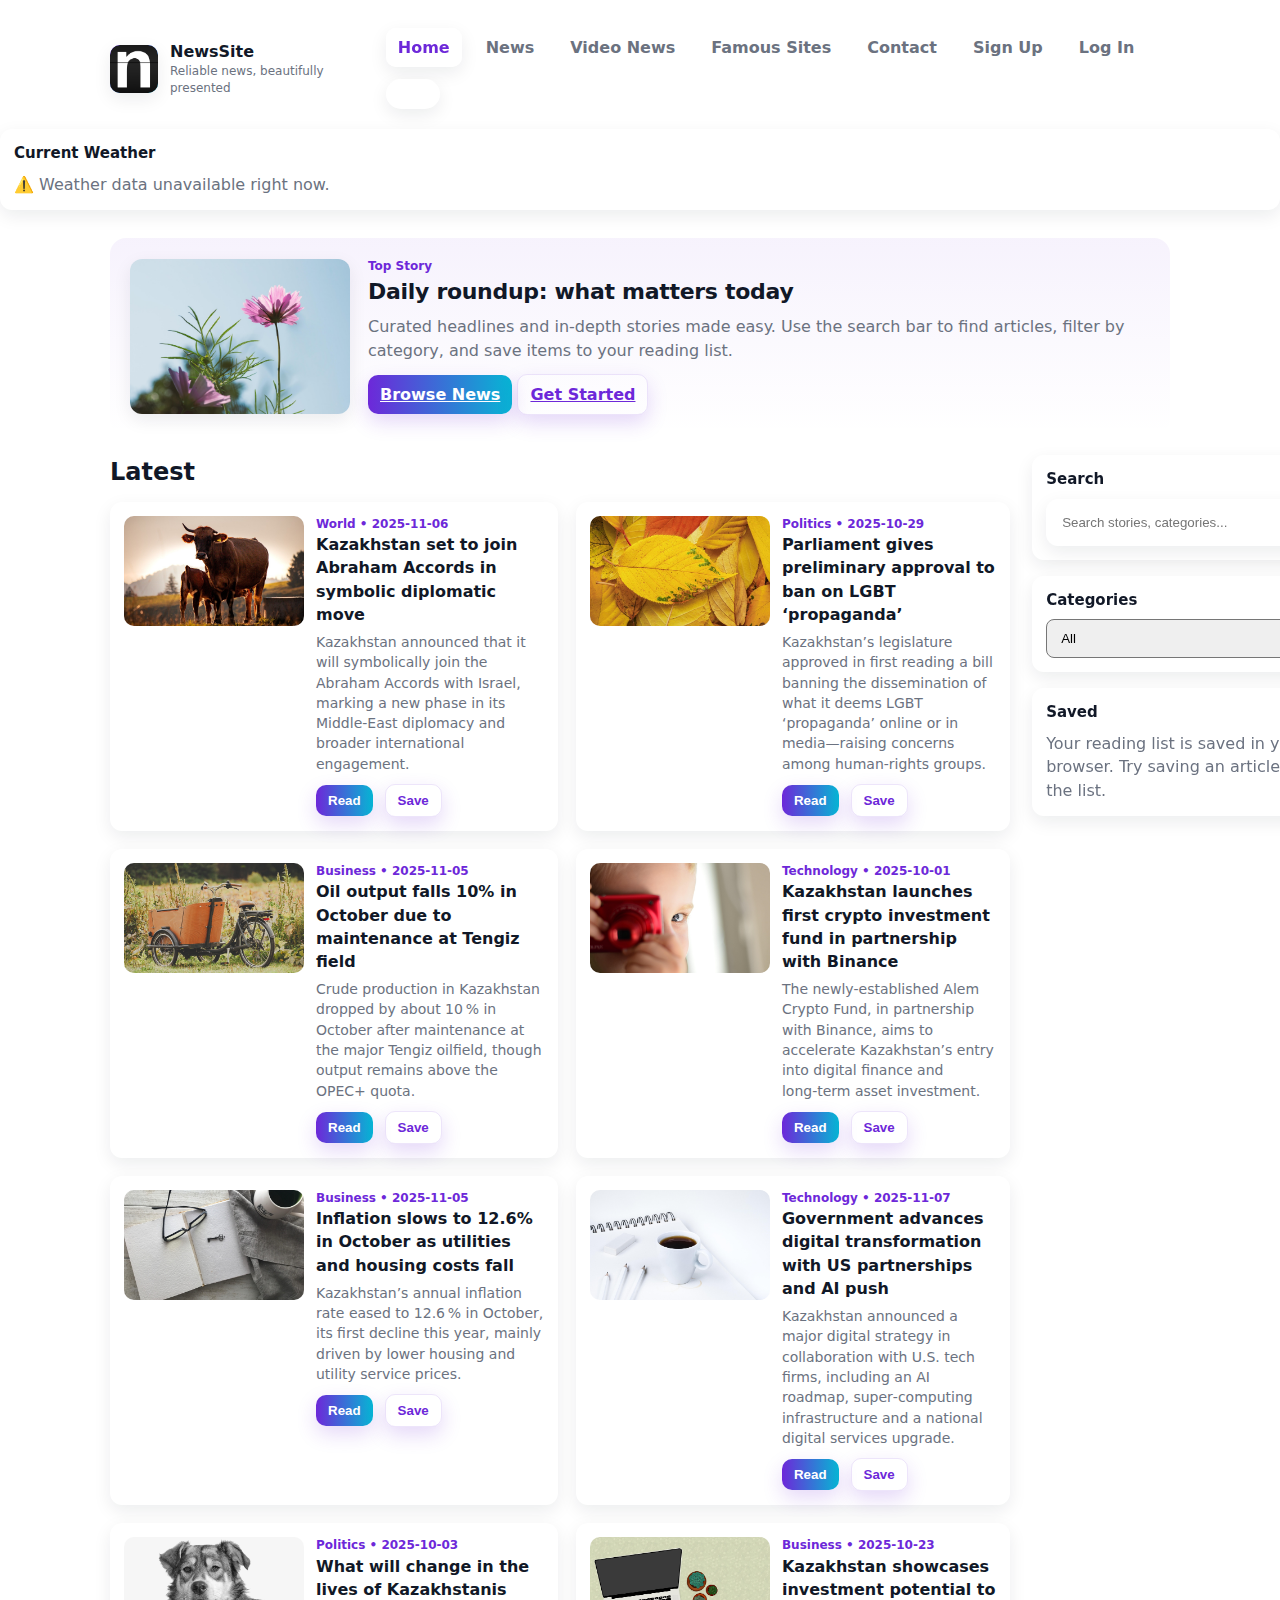
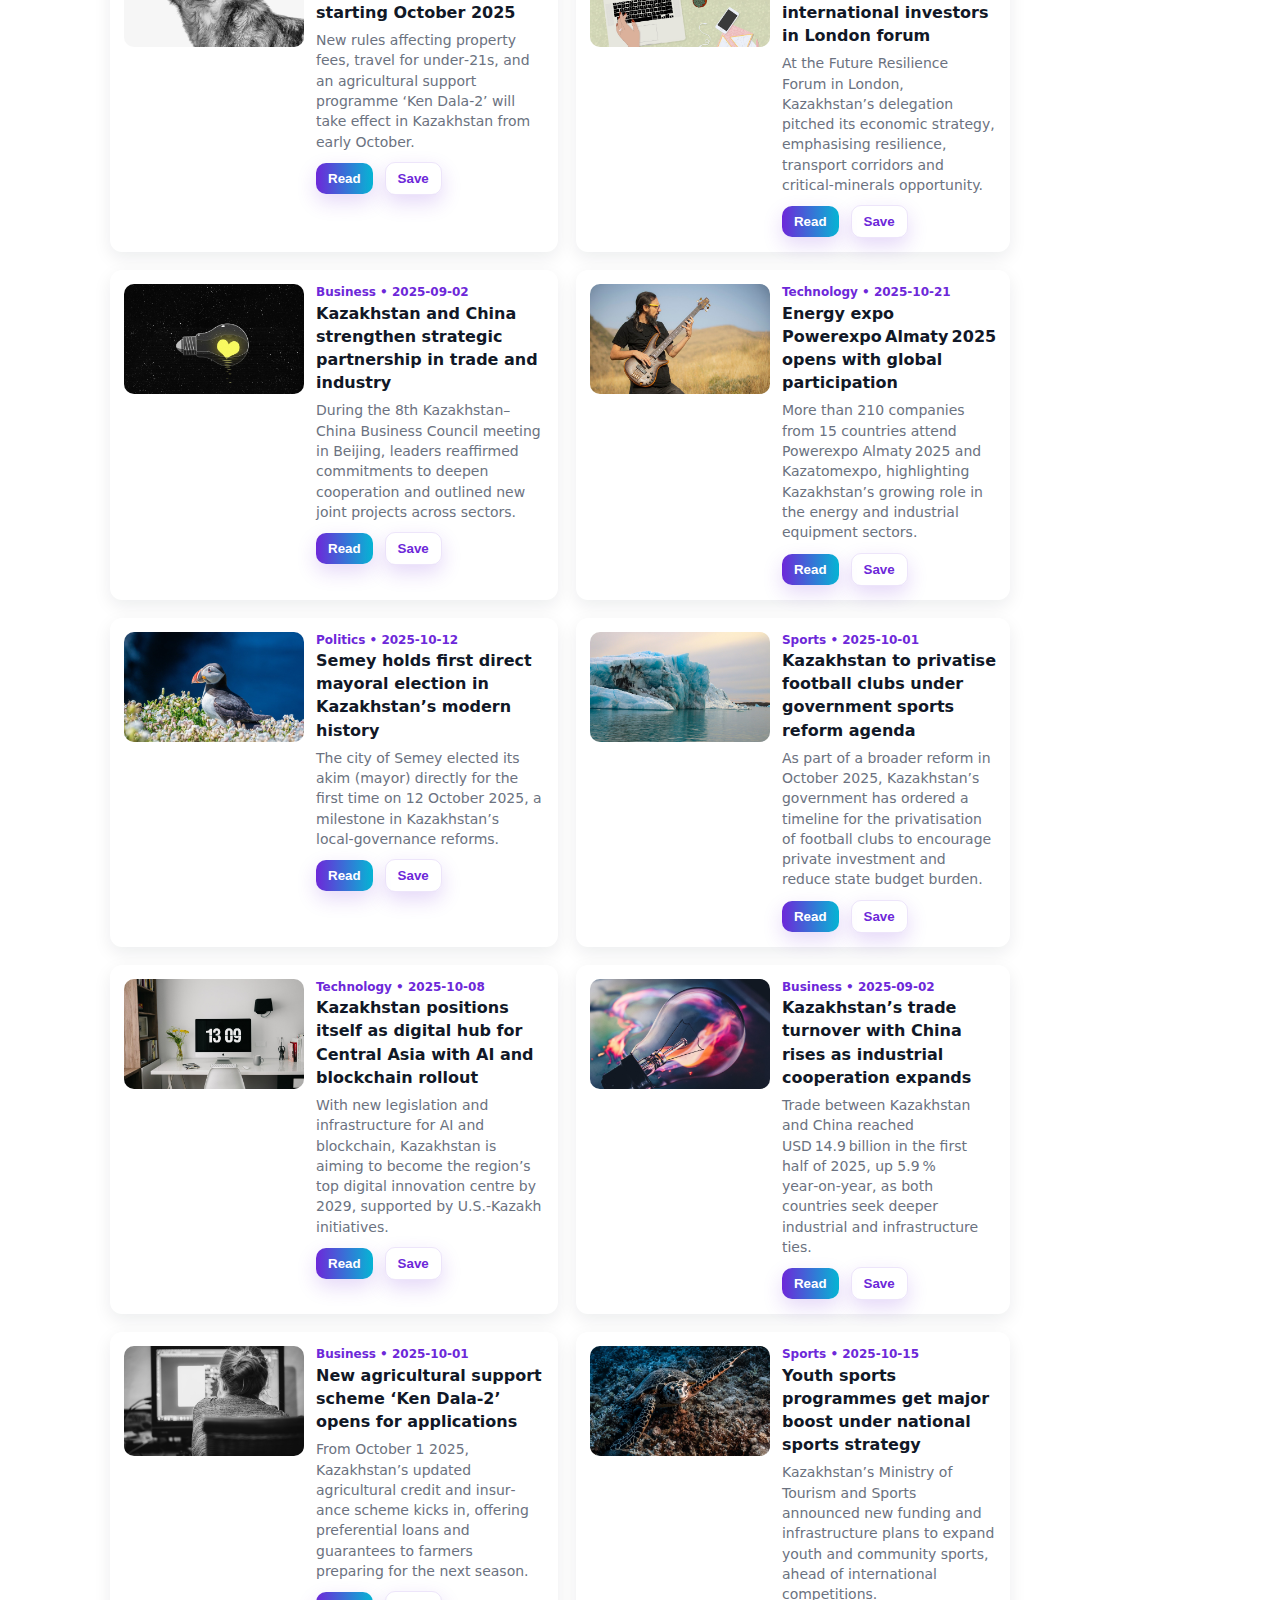
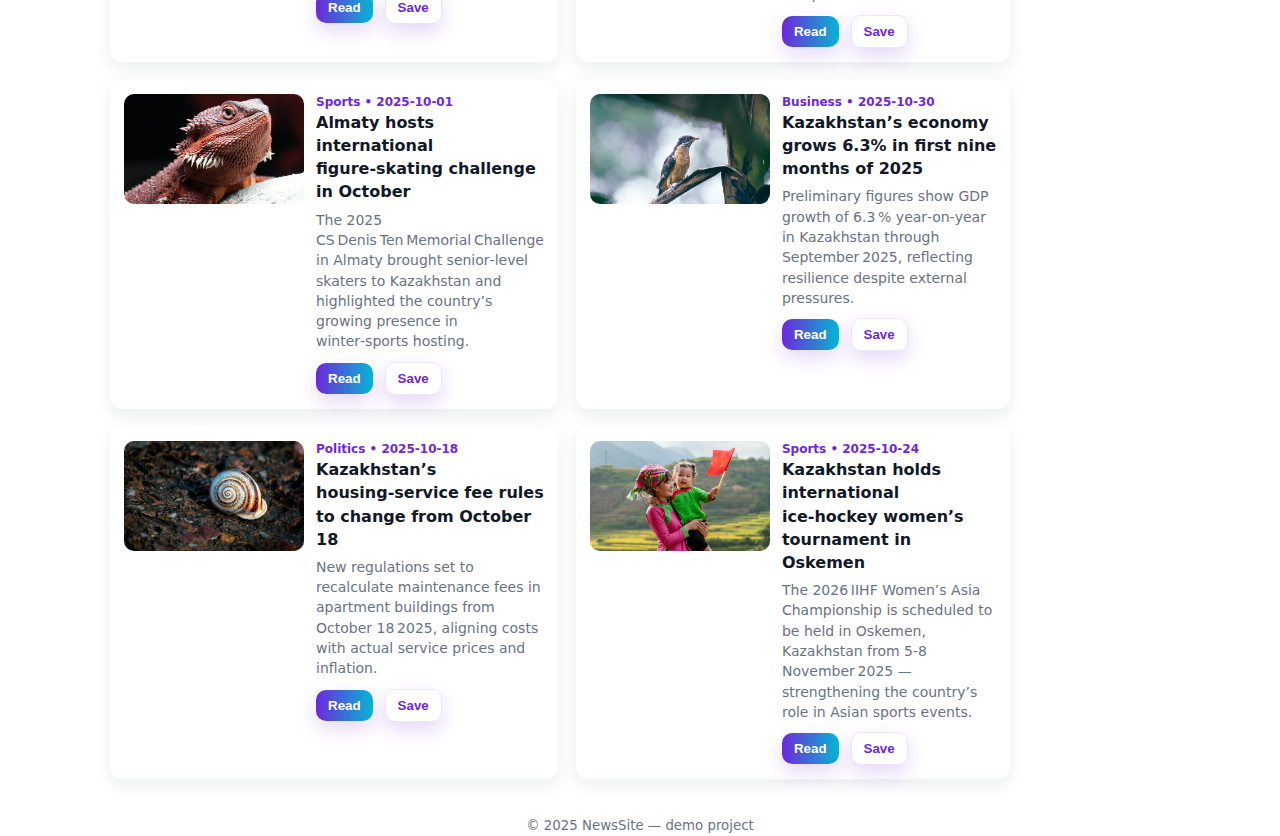
<file: index.html>
<!doctype html>
<html lang="en">
<head>
<meta charset="utf-8">
<meta name="viewport" content="width=device-width,initial-scale=1">
<title>NewsSite — Home</title>
<link rel="stylesheet" href="style.css">
</head>
<body>
<header class="container header" role="banner">
  <a href="index.html" class="brand">
    <div class="logo">
  <img src="logo.jpg" alt="NewsSite logo" style="width:100%;height:100%;object-fit:cover;border-radius:10px">
</div>

    <div>
      <strong>NewsSite</strong>
      <div style="font-size:12px;color:var(--muted)">Reliable news, beautifully presented</div>
    </div>
  </a>
  <nav class="nav" role="navigation" aria-label="Main">
    <a href="index.html" class="active">Home</a>
    <a href="news.html">News</a>
    <a href="Videonews.html">Video News</a>
    <a href="sites.html">Famous Sites</a>
    <a href="contact.html">Contact</a>
    <a href="signup.html">Sign Up</a>
    <a href="login.html">Log In</a>
    <label class="switch" title="Toggle dark mode">
      <input class="theme-toggle" type="checkbox"><span class="knob"></span>
    </label>
  </nav>
</header>
<section id="weather-widget" class="widget" style="margin-top:20px">
  <h4>Current Weather</h4>
  <div id="weather-info" style="color:var(--muted)">Loading weather...</div>
</section>
<main class="container" role="main">
  <section class="hero">
    <img src="header.jpg" alt="News header illustration">
    <div class="meta">
      <div class="kicker">Top Story</div>
      <h1 class="h-title">Daily roundup: what matters today</h1>
      <p class="h-desc">Curated headlines and in-depth stories made easy. Use the search bar to find articles, filter by category, and save items to your reading list.</p>
      <div style="margin-top:12px">
        <a href="news.html" class="btn">Browse News</a>
        <a href="signup.html" class="btn ghost">Get Started</a>
      </div>
    </div>
  </section>

  <div style="height:20px"></div>

  <section id="saved-section" style="max-width:var(--max-width);margin:0 auto;padding:0 20px;display:none;">
    <h2 style="margin-bottom:8px">Saved News</h2>
    <div id="saved-preview"></div>
  </section>

  <div class="main-grid">
    <section aria-labelledby="latest-head">
      <h2 id="latest-head" style="margin:0 0 12px">Latest</h2>
      <div class="articles" id="articles-list"></div>
    </section>

    <aside class="sidebar" aria-label="Sidebar">
      <div class="widget">
        <h4>Search</h4>
        <div class="searchbar" role="search">
          <input id="search-input" placeholder="Search stories, categories..." aria-label="Search stories">
        </div>
      </div>

      <div class="widget">
        <h4>Categories</h4>
        <select id="cat-filter" aria-label="Filter by category" style="width:100%;padding:10px;border-radius:8px">
          <option value="all">All</option>
          <option>World</option>
          <option>Politics</option>
          <option>Business</option>
          <option>Technology</option>
          <option>Health</option>
          <option>Sports</option>
        </select>
      </div>

      <div class="widget">
        <h4>Saved</h4>
        <p style="margin:0;color:var(--muted)">Your reading list is saved in your browser. Try saving an article from the list.</p>
      </div>
    </aside>
  </div>
</main>

<footer>
  <div class="container">
    <small>© 2025 NewsSite — demo project</small>
  </div>
</footer>

<script src="app.js"></script>
</body>
</html>
</file>
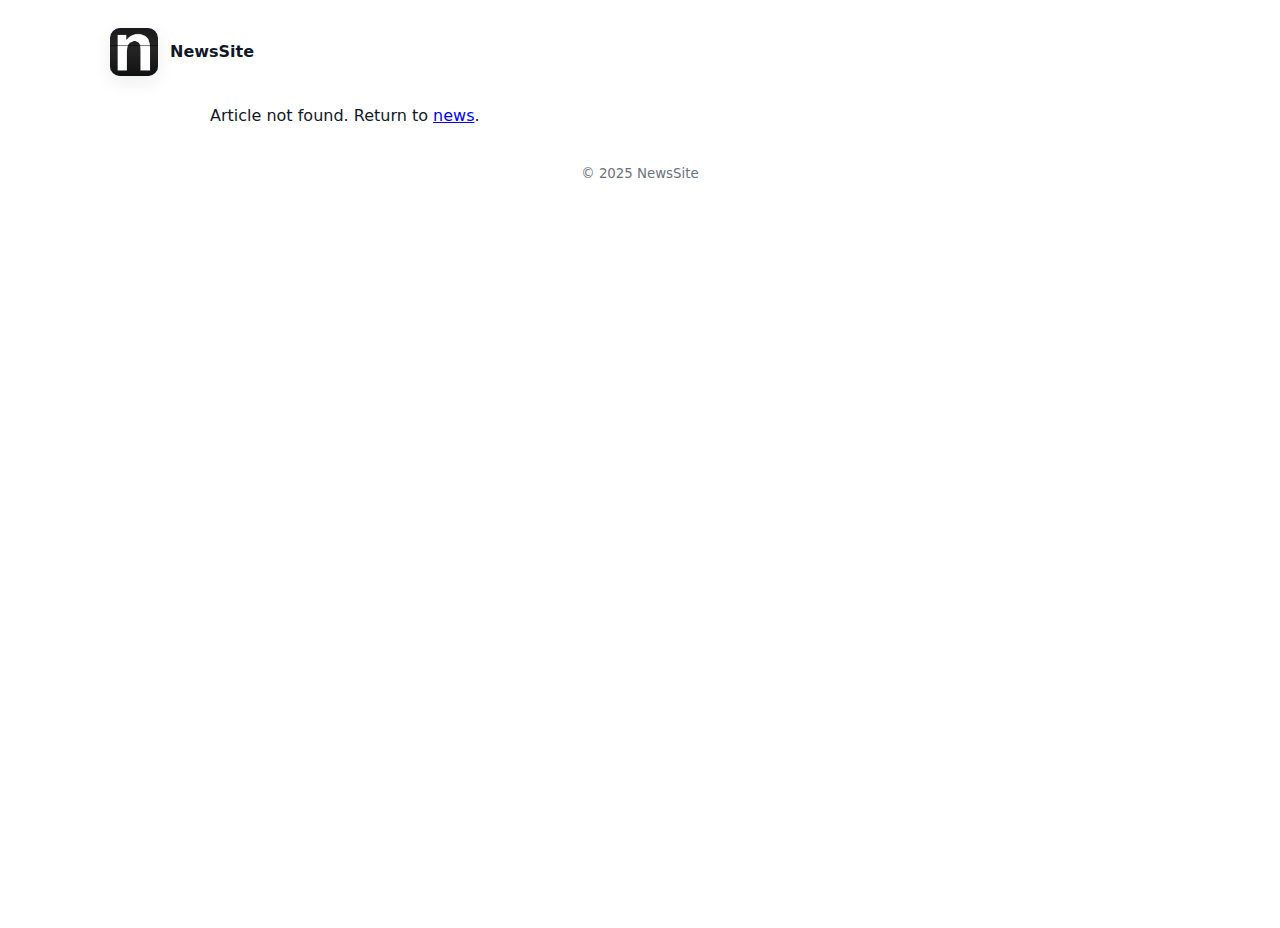
<file: article.html>
<!doctype html><html lang="en"><head><meta charset="utf-8"><meta name="viewport" content="width=device-width,initial-scale=1"><title>Article — NewsSite</title><link rel="stylesheet" href="style.css"></head><body>
<header class="container header"><a href="index.html" class="brand"><div class="logo">
  <img src="logo.jpg" alt="NewsSite logo" style="width:100%;height:100%;object-fit:cover;border-radius:10px">
</div><div><strong>NewsSite</strong></div></a></header>
<main class="container" style="max-width:900px"><div id="article-wrap"></div></main>
<footer><div class="container"><small>© 2025 NewsSite</small></div></footer>
<script>
const a = JSON.parse(localStorage.getItem('news_open')||'null');
const wrap = document.getElementById('article-wrap');
if(!a){ wrap.innerHTML='<p>Article not found. Return to <a href="news.html">news</a>.</p>'; }
else{
  wrap.innerHTML = `<article style="background:var(--card);padding:18px;border-radius:12px;box-shadow:var(--shadow)"><h1>${a.title}</h1><div class="kicker">${a.category} • ${a.date}</div><img src="${a.image}" alt="image" style="width:100%;height:auto;border-radius:10px;margin:12px 0"><p style="color:var(--muted)">${a.excerpt}</p><p>Full article content (demo) — expand this with additional paragraphs, images, or embedded media as needed for your report.</p></article>`;
}
</script>
</body></html>
</file>
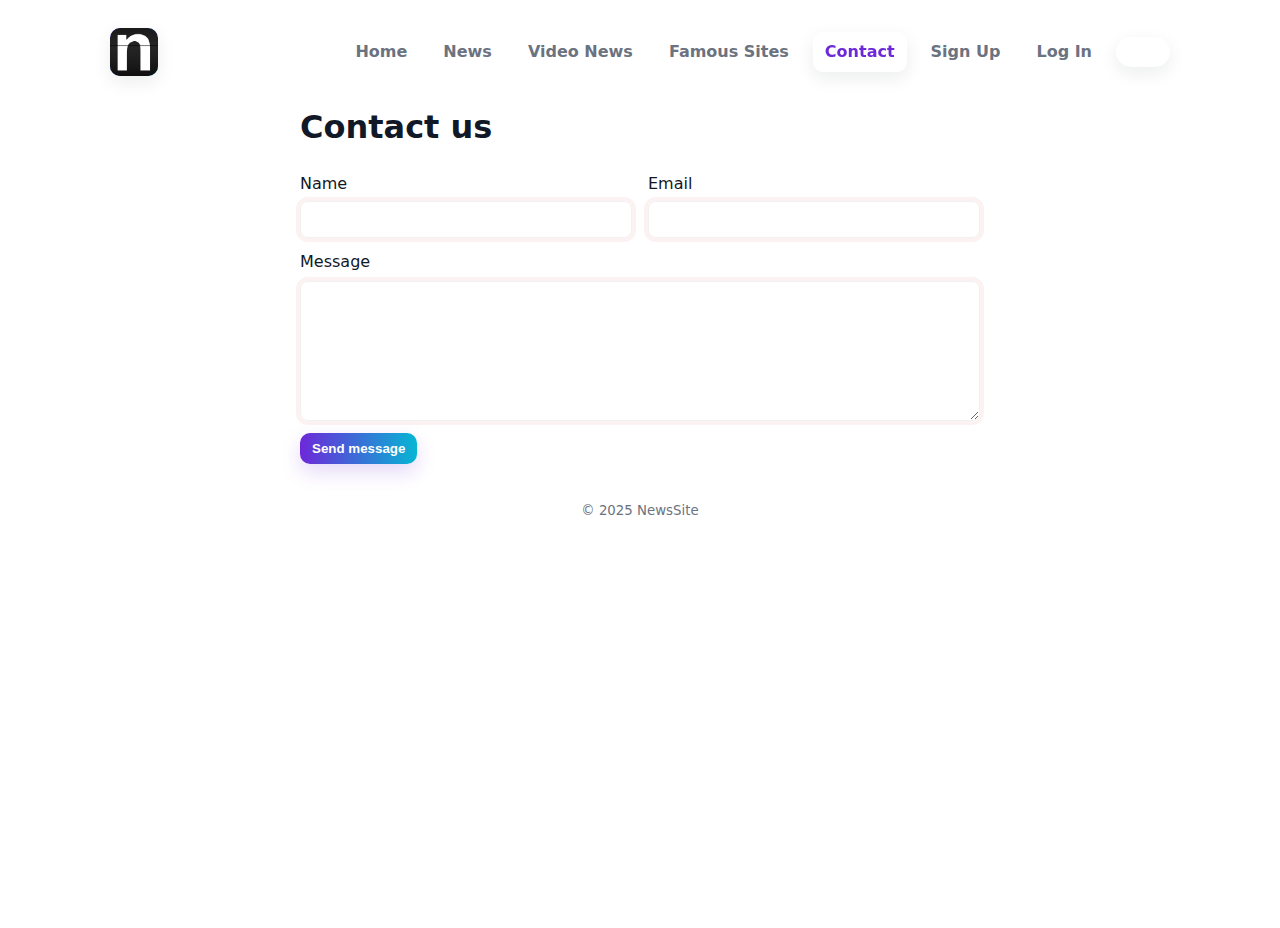
<file: contact.html>
<!doctype html><html lang="en"><head><meta charset="utf-8"><meta name="viewport" content="width=device-width,initial-scale=1"><title>Contact — NewsSite</title><link rel="stylesheet" href="style.css"></head><body>
<header class="container header" role="banner">
  <a href="index.html" class="brand"><div class="logo">
  <img src="logo.jpg" alt="NewsSite logo" style="width:100%;height:100%;object-fit:cover;border-radius:10px">
</div></a>
  <nav class="nav" role="navigation" aria-label="Main">
    <a href="index.html" class="active">Home</a>
    <a href="news.html">News</a>
    <a href="Videonews.html">Video News</a>
    <a href="sites.html">Famous Sites</a>
    <a href="contact.html">Contact</a>
    <a href="signup.html">Sign Up</a>
    <a href="login.html">Log In</a>
    <label class="switch" title="Toggle dark mode"><input class="theme-toggle" type="checkbox"><span class="knob"></span></label>
  </nav>
</header>
<main class="container" style="max-width:720px"><h1>Contact us</h1>
  <form id="contact-form" novalidate>
    <div class="form-errors hidden" style="color:#ef4444;margin-bottom:8px"></div>
    <div class="form-success hidden" style="color: #059669;margin-bottom:8px">Message sent — thanks!</div>
    <div class="form-row" style="gap:16px;align-items:flex-start">
      <div class="form-field" style="flex:1"><label for="c-name">Name</label><input id="c-name" class="input" required></div>
      <div class="form-field" style="flex:1"><label for="c-email">Email</label><input id="c-email" class="input" type="email" required></div>
    </div>
    <div style="margin-top:12px;display:flex;flex-direction:column;gap:8px">
      <label for="c-msg">Message</label>
      <textarea id="c-msg" class="input" rows="6" required style="min-height:140px;resize:vertical;padding:12px"></textarea>
    </div>
    <div style="margin-top:12px"><button class="btn" type="submit">Send message</button></div>
  </form>
</main>
<footer><div class="container"><small>© 2025 NewsSite</small></div></footer>
<script src="app.js"></script></body></html>
</file>
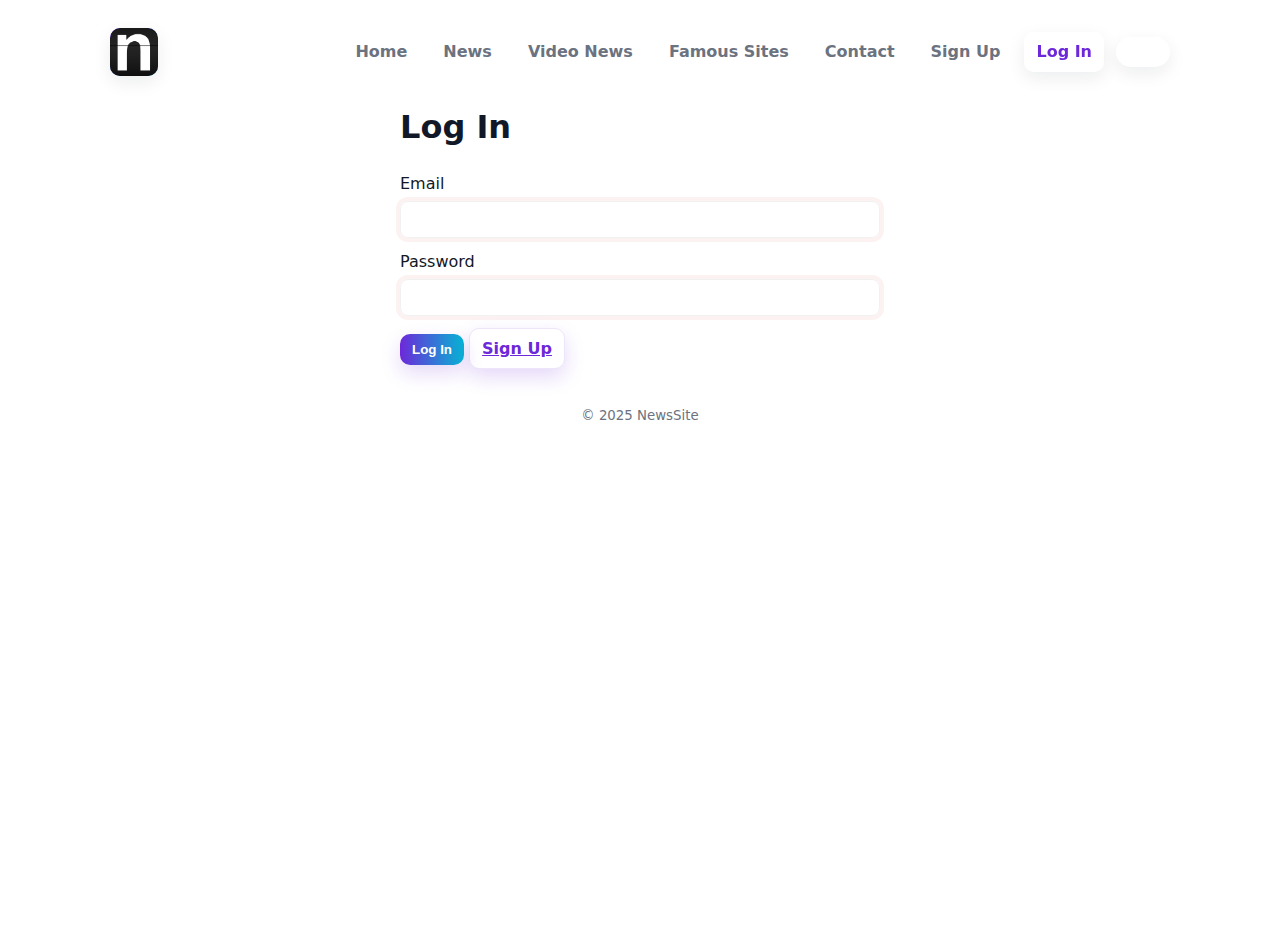
<file: login.html>
<!doctype html><html lang="en"><head><meta charset="utf-8"><meta name="viewport" content="width=device-width,initial-scale=1"><title>Log In — NewsSite</title><link rel="stylesheet" href="style.css"></head><body>
<header class="container header" role="banner">
  <a href="index.html" class="brand"><div class="logo">
  <img src="logo.jpg" alt="NewsSite logo" style="width:100%;height:100%;object-fit:cover;border-radius:10px">
</div></a>
  <nav class="nav" role="navigation" aria-label="Main">
    <a href="index.html" class="active">Home</a>
    <a href="news.html">News</a>
    <a href="Videonews.html">Video News</a>
    <a href="sites.html">Famous Sites</a>
    <a href="contact.html">Contact</a>
    <a href="signup.html">Sign Up</a>
    <a href="login.html">Log In</a>
    <label class="switch" title="Toggle dark mode"><input class="theme-toggle" type="checkbox"><span class="knob"></span></label>
  </nav>
</header>

<main class="container" style="max-width:520px">
  <h1>Log In</h1>
  <form id="login-form" novalidate>
    <div class="form-errors hidden" style="color:#ef4444;margin-bottom:8px"></div>
    <div class="form-row">
      <div class="form-field" style="width:100%"><label for="li-email">Email</label><input id="li-email" class="input" type="email" required></div>
      <div class="form-field" style="width:100%"><label for="li-pass">Password</label><input id="li-pass" class="input" type="password" required></div>
    </div>
    <div style="margin-top:12px"><button class="btn" type="submit">Log In</button> <a href="signup.html" class="btn ghost">Sign Up</a></div>
  </form>
</main>
<footer><div class="container"><small>© 2025 NewsSite</small></div></footer>
<script src="app.js"></script></body></html>
</file>
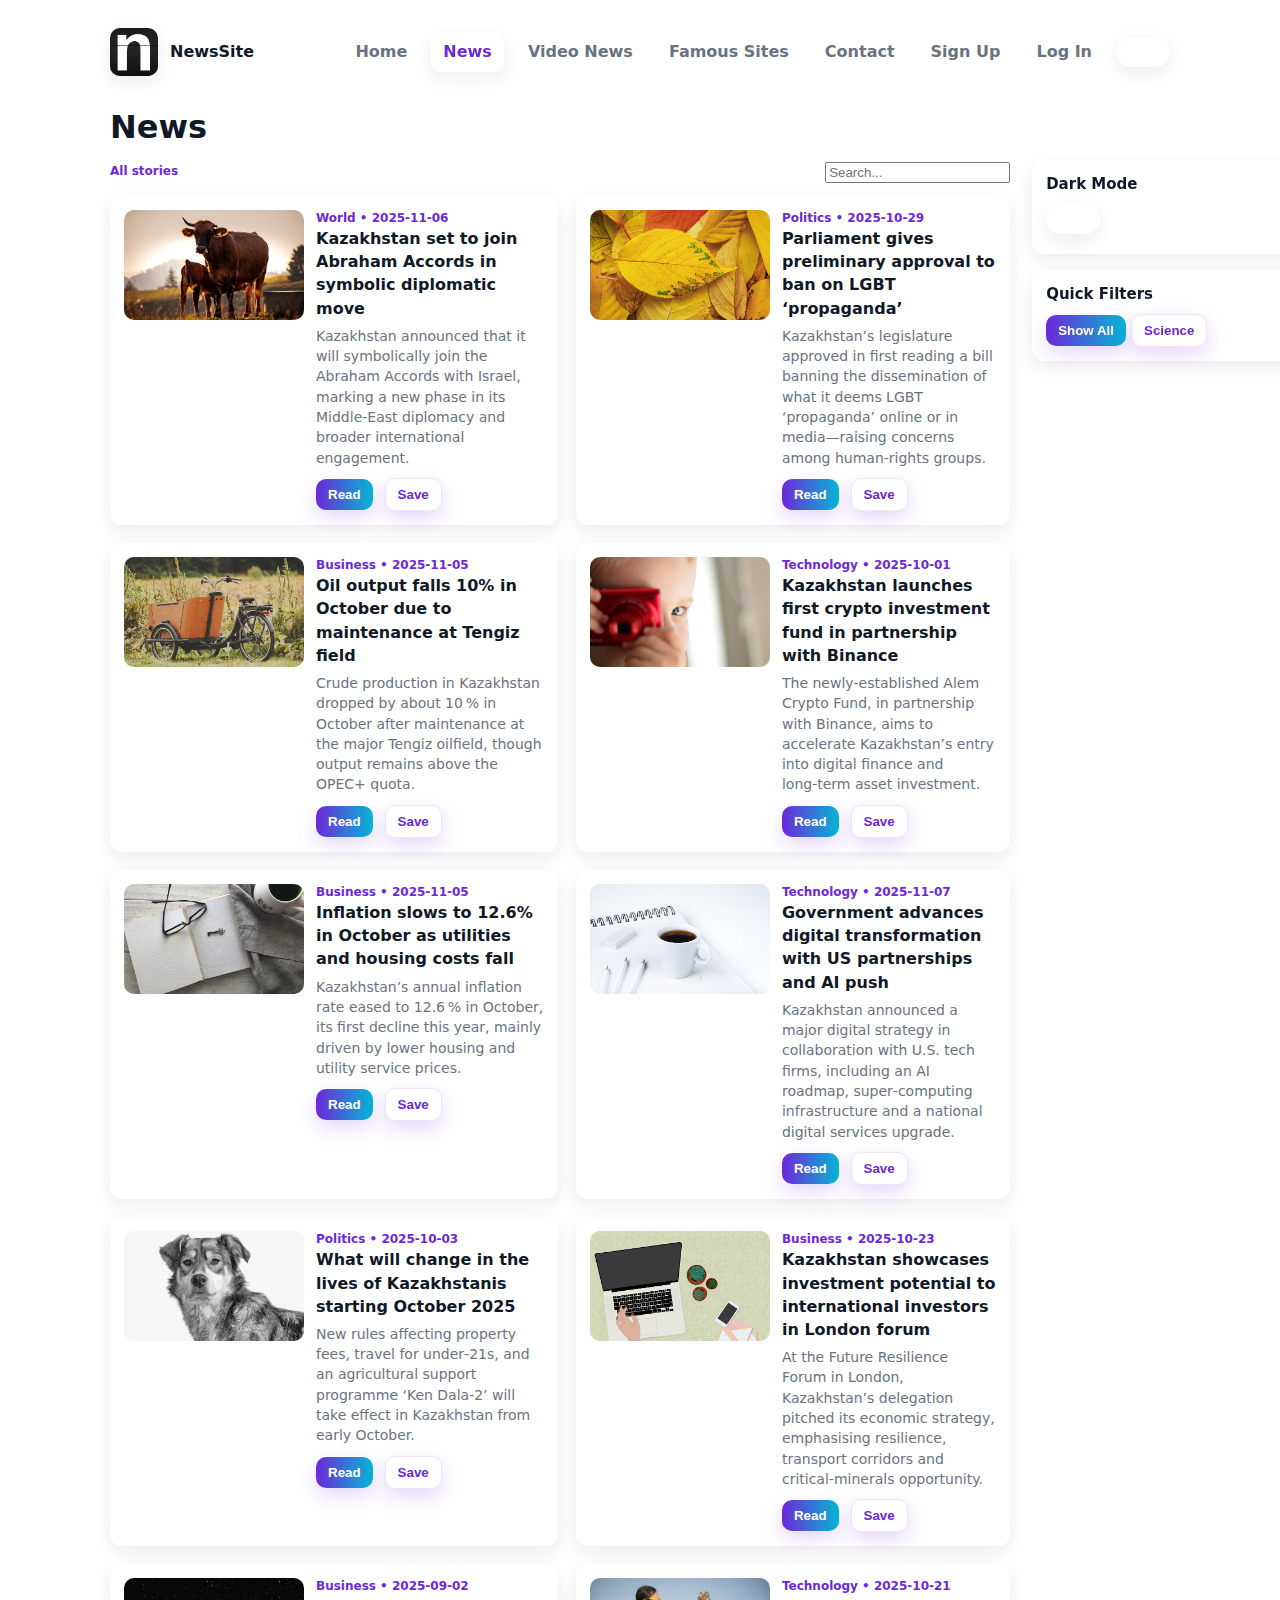
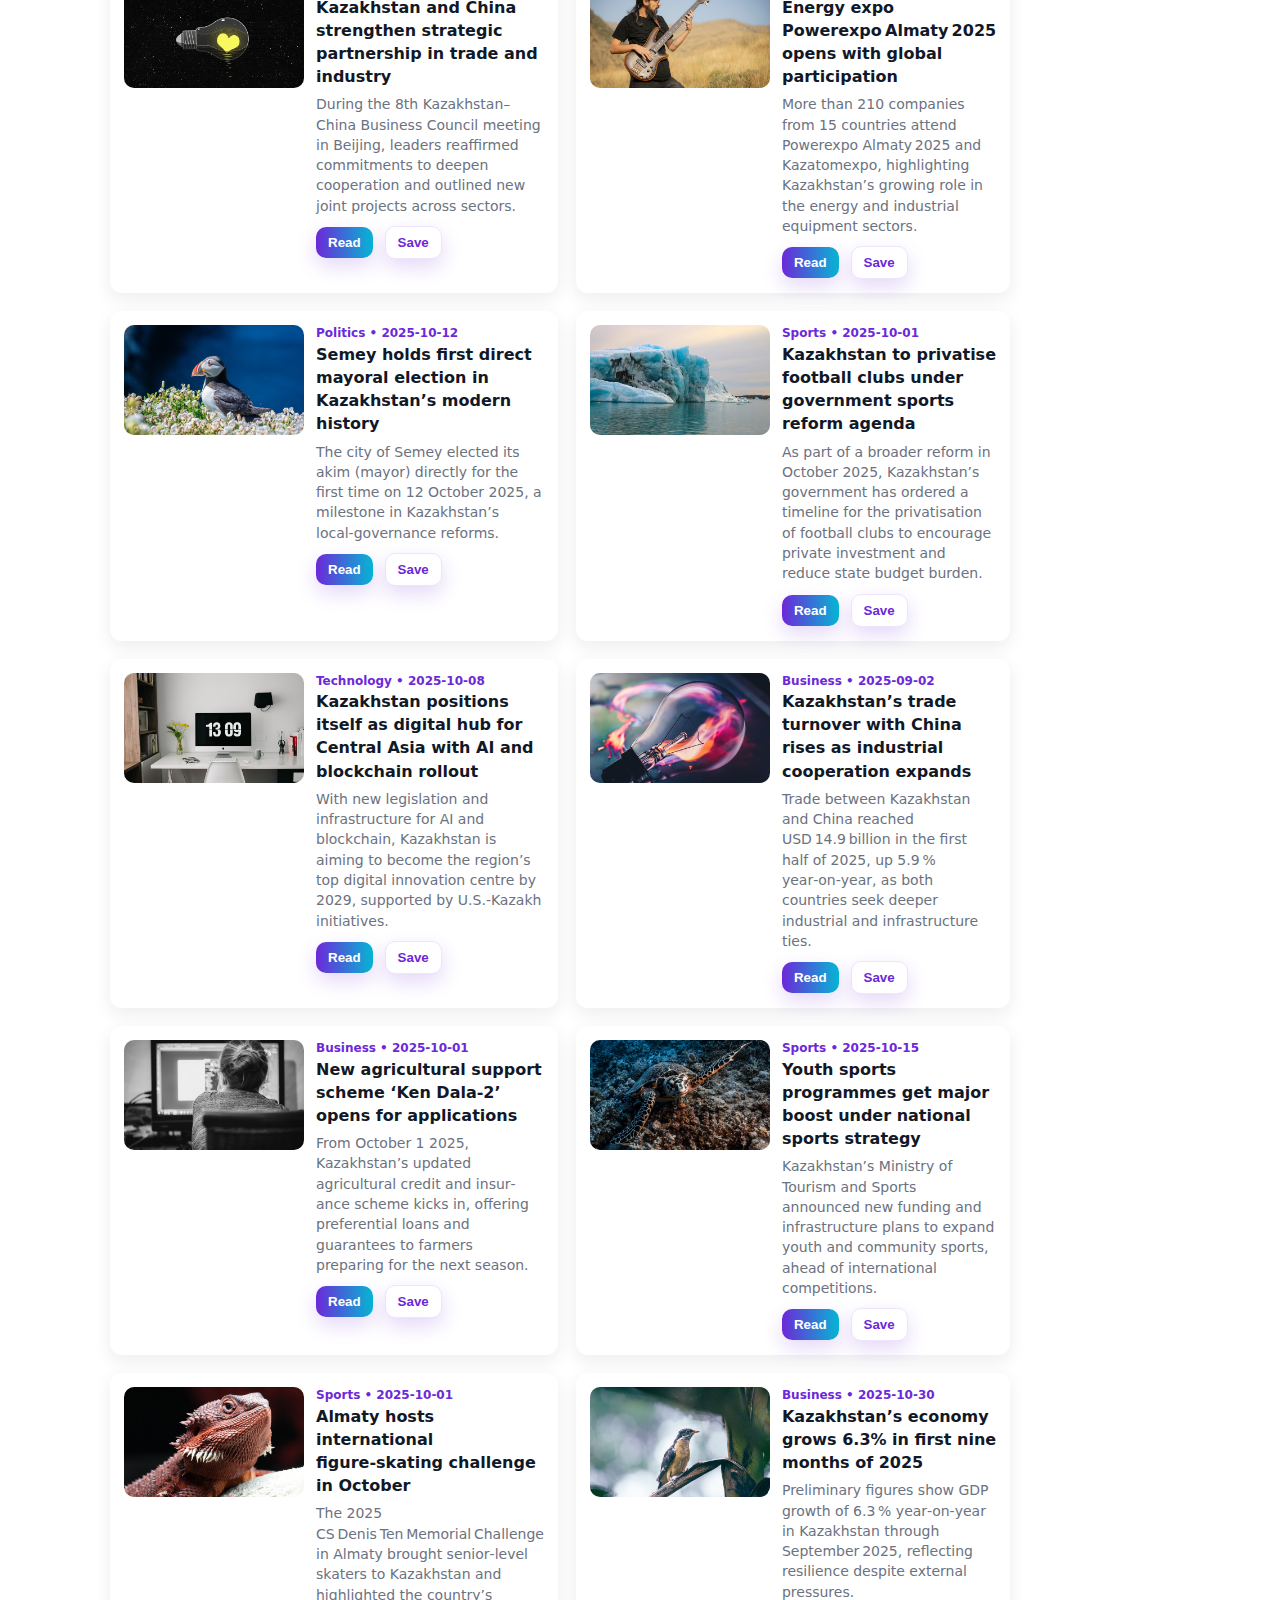
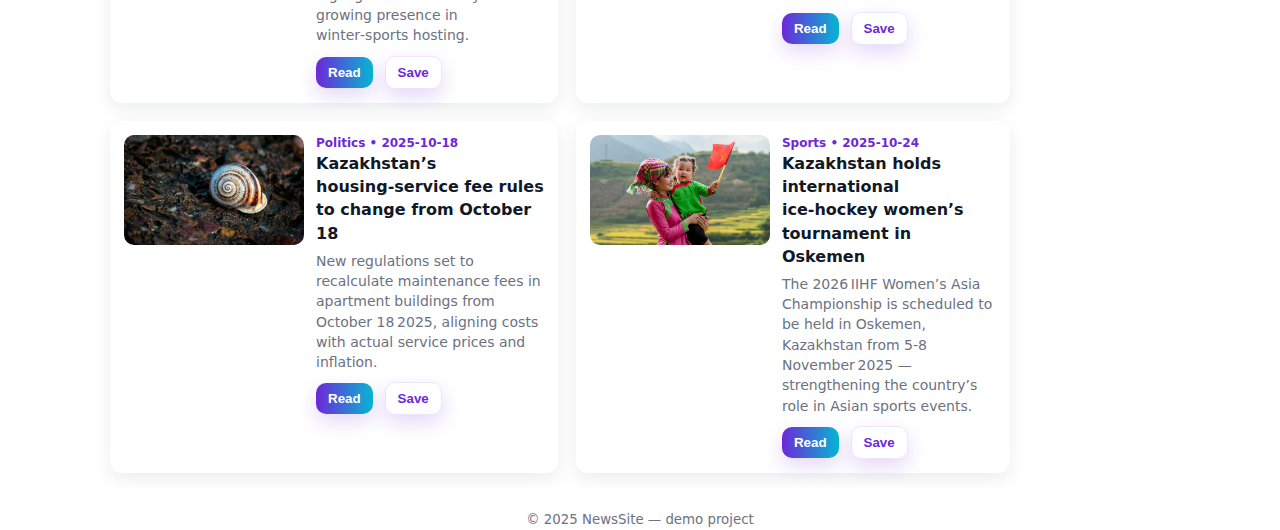
<file: news.html>
<!doctype html>
<html lang="en">
<head><meta charset="utf-8"><meta name="viewport" content="width=device-width,initial-scale=1"><title>News — NewsSite</title><link rel="stylesheet" href="style.css"></head>
<body>
<header class="container header" role="banner">
  <a href="index.html" class="brand"><div class="logo">
  <img src="logo.jpg" alt="NewsSite logo" style="width:100%;height:100%;object-fit:cover;border-radius:10px">
</div><strong>NewsSite</strong></div></a>
  <nav class="nav" role="navigation" aria-label="Main">
    <a href="index.html" class="active">Home</a>
    <a href="news.html">News</a>
    <a href="Videonews.html">Video News</a>
    <a href="sites.html">Famous Sites</a>
    <a href="contact.html">Contact</a>
    <a href="signup.html">Sign Up</a>
    <a href="login.html">Log In</a>
    <label class="switch" title="Toggle dark mode"><input class="theme-toggle" type="checkbox"><span class="knob"></span></label>
  </nav>
</header>
<main class="container">
  <h1 style="margin-bottom:10px">News</h1>
  <div class="main-grid">
    <section>
      <div style="display:flex;justify-content:space-between;align-items:center;margin-bottom:12px">
        <div class="kicker">All stories</div>
        <div><input id="search-input" placeholder="Search..." aria-label="Search news"></div>
      </div>
      <div id="articles-list" class="articles" role="list"></div>
    </section>
    <aside class="sidebar" aria-label="Controls">
      <div class="widget">
        <h4>Dark Mode</h4>
        <label class="switch"><input class="theme-toggle" type="checkbox"><span class="knob"></span></label>
      </div>
      <div class="widget">
        <h4>Quick Filters</h4>
        <button class="btn" onclick="renderArticles(window.articles)">Show All</button>
        <button class="btn ghost" onclick="(function(){const f=window.articles.filter(a=>a.category==='Science'); renderArticles(f)})()">Science</button>
      </div>
    </aside>
  </div>
</main>
<footer><div class="container"><small>© 2025 NewsSite — demo project</small></div></footer>
<script src="app.js"></script>
</body>
</html>
</file>
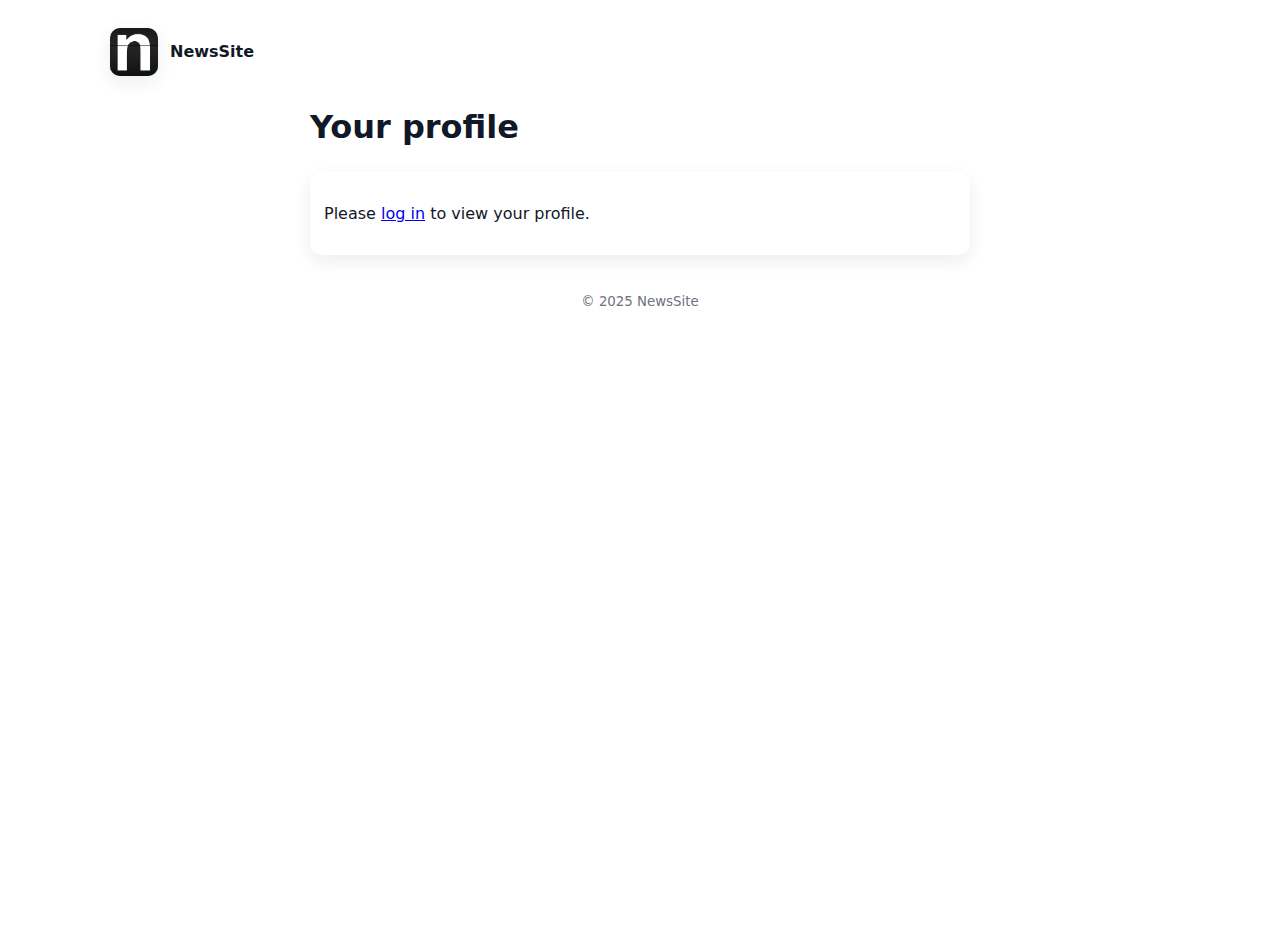
<file: profile.html>
<!doctype html><html lang="en"><head><meta charset="utf-8"><meta name="viewport" content="width=device-width,initial-scale=1"><title>Profile — NewsSite</title><link rel="stylesheet" href="style.css"></head><body>
<header class="container header"><a href="index.html" class="brand"><div class="logo">
  <img src="logo.jpg" alt="NewsSite logo" style="width:100%;height:100%;object-fit:cover;border-radius:10px">
</div><div><strong>NewsSite</strong></div></a></header>
<main class="container" style="max-width:700px"><h1>Your profile</h1><div id="profile-box" class="widget"></div></main>
<footer><div class="container"><small>© 2025 NewsSite</small></div></footer>
<script src="app.js"></script></body></html>
</file>
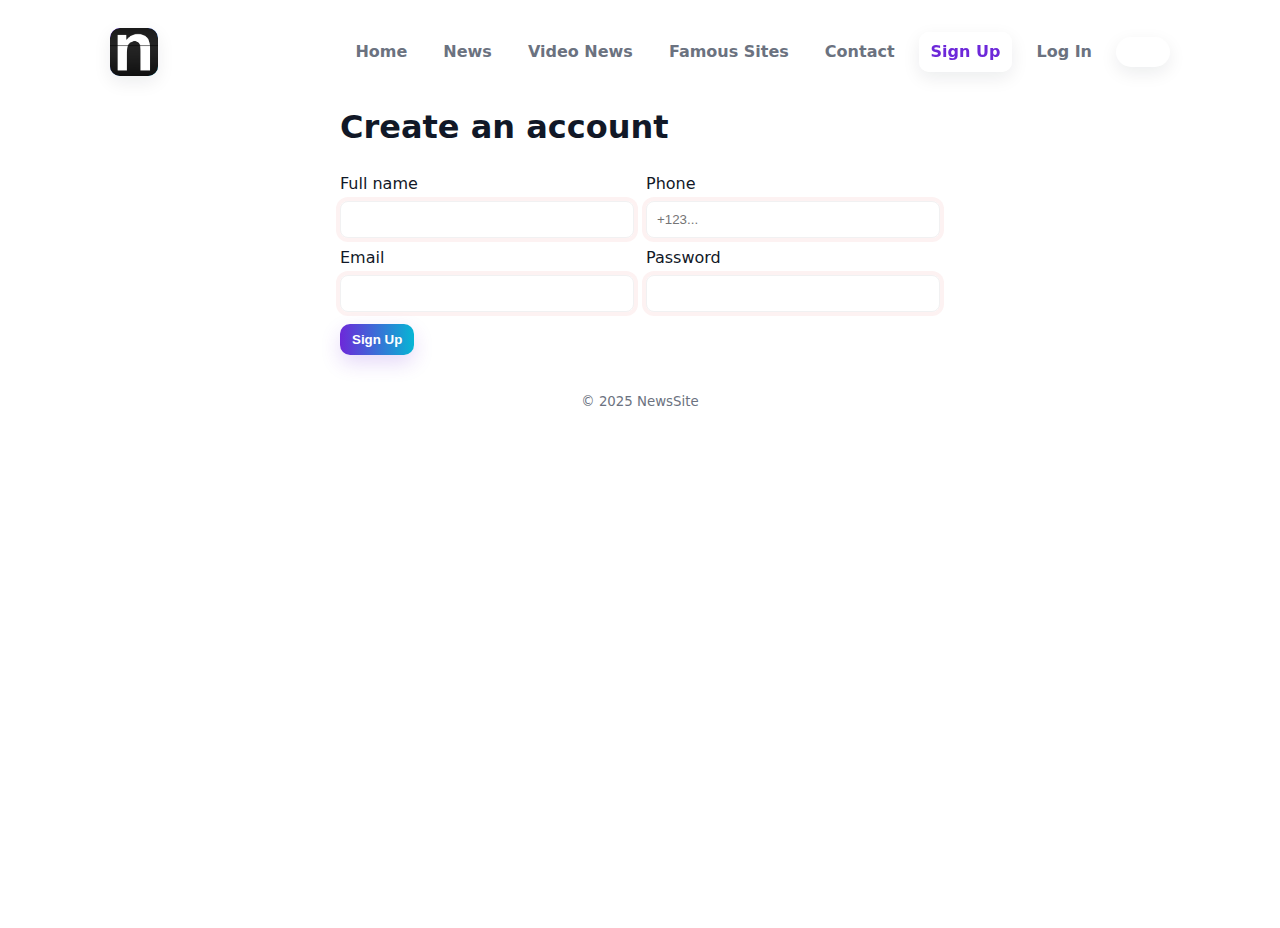
<file: signup.html>
<!doctype html><html lang="en"><head><meta charset="utf-8"><meta name="viewport" content="width=device-width,initial-scale=1"><title>Sign Up — NewsSite</title><link rel="stylesheet" href="style.css"></head><body>
<header class="container header" role="banner">
  <a href="index.html" class="brand"><div class="logo">
  <img src="logo.jpg" alt="NewsSite logo" style="width:100%;height:100%;object-fit:cover;border-radius:10px">
</div></a>
  <nav class="nav" role="navigation" aria-label="Main">
    <a href="index.html" class="active">Home</a>
    <a href="news.html">News</a>
    <a href="Videonews.html">Video News</a>
    <a href="sites.html">Famous Sites</a>
    <a href="contact.html">Contact</a>
    <a href="signup.html">Sign Up</a>
    <a href="login.html">Log In</a>
    <label class="switch" title="Toggle dark mode"><input class="theme-toggle" type="checkbox"><span class="knob"></span></label>
  </nav>
</header>
<main class="container" style="max-width:640px"><h1>Create an account</h1>
  <form id="signup-form" novalidate>
    <div class="form-errors hidden" style="color:#ef4444;margin-bottom:8px"></div>
    <div class="form-row">
      <div class="form-field" style="flex:1"><label for="su-name">Full name</label><input id="su-name" class="input" required></div>
      <div class="form-field" style="flex:1"><label for="su-phone">Phone</label><input id="su-phone" class="input" placeholder="+123..." required></div>
    </div>
    <div style="margin-top:8px" class="form-row">
      <div class="form-field" style="flex:1"><label for="su-email">Email</label><input id="su-email" class="input" type="email" required></div>
      <div class="form-field" style="flex:1"><label for="su-pass">Password</label><input id="su-pass" class="input" type="password" required></div>
    </div>
    <div style="margin-top:12px"><button class="btn" type="submit">Sign Up</button></div>
  </form>
</main>
<footer><div class="container"><small>© 2025 NewsSite</small></div></footer>
<script src="app.js"></script></body></html>
</file>
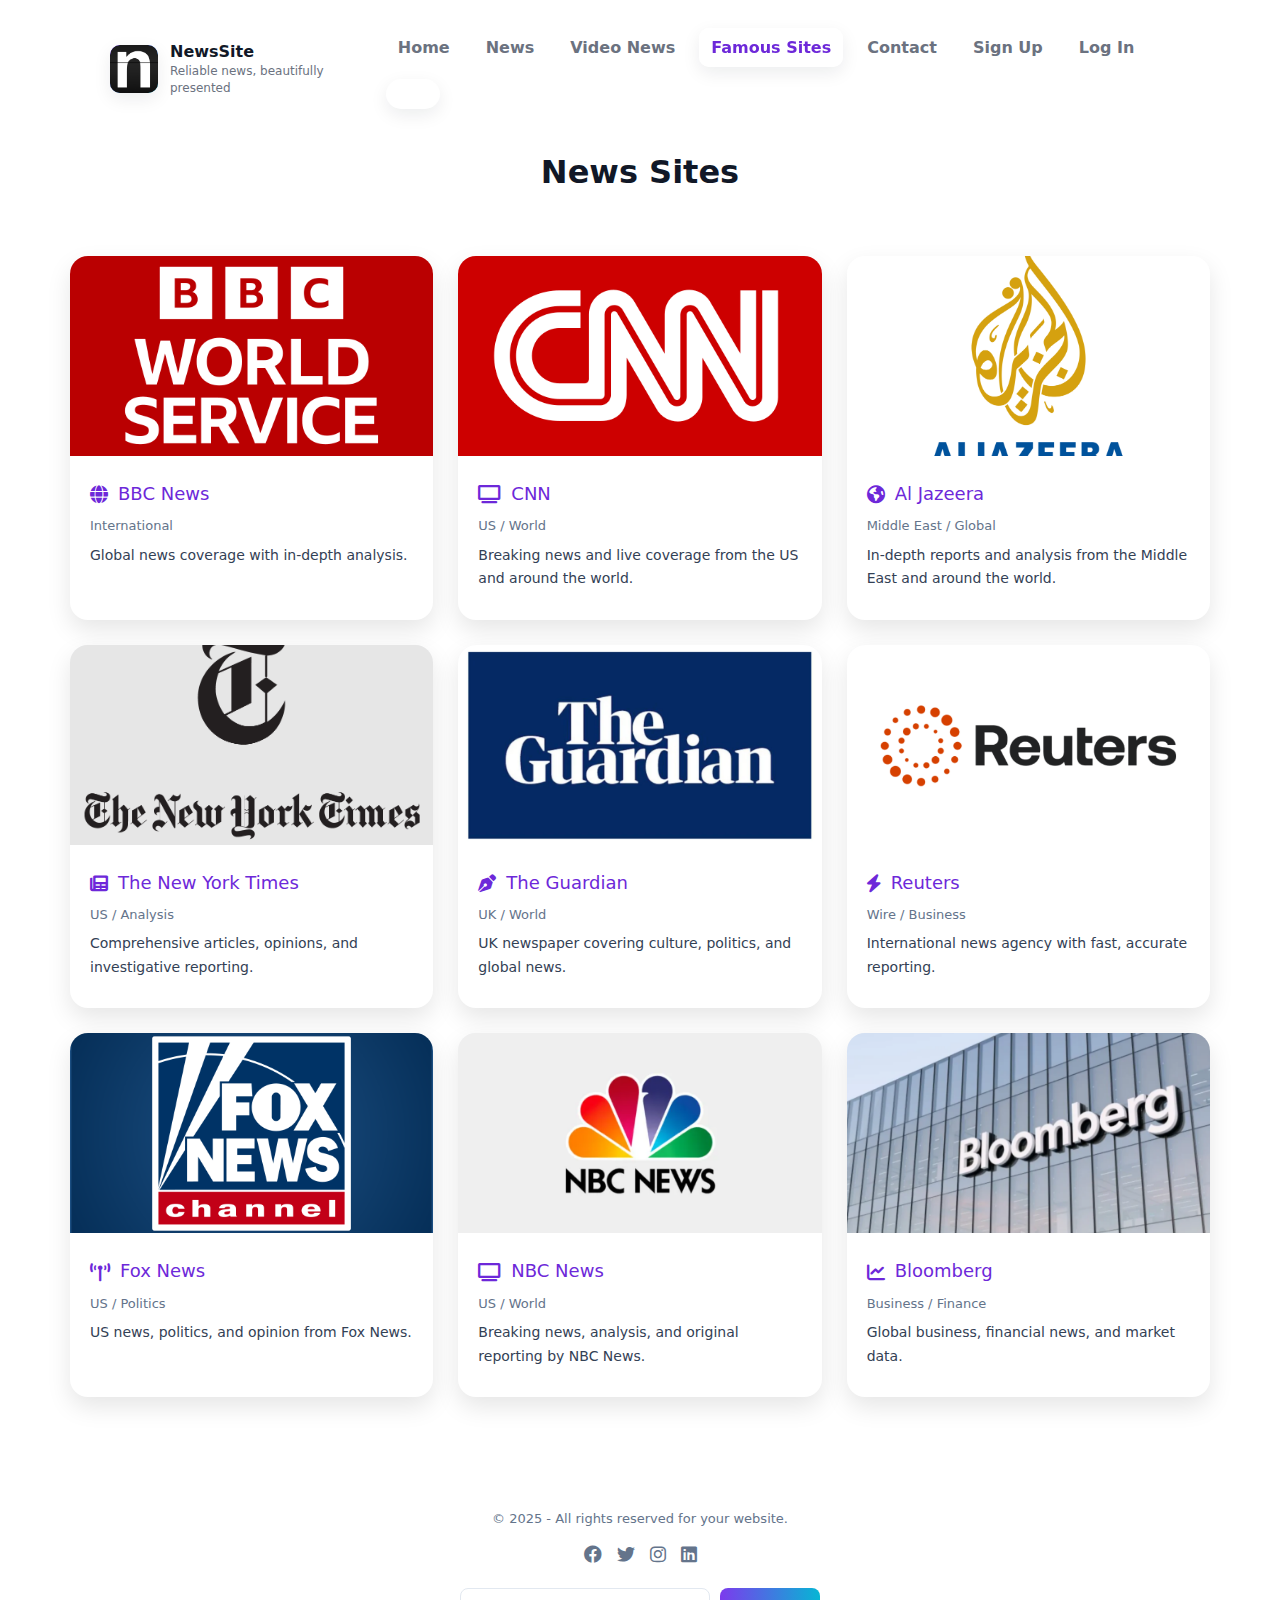
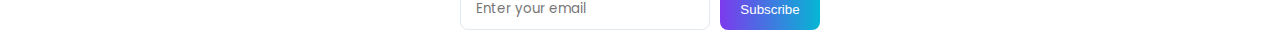
<file: sites.html>
<!doctype html>
<html lang="en">
<head>
<meta charset="utf-8">
<meta name="viewport" content="width=device-width,initial-scale=1">
<title>NewsSite — News Links</title>
<link rel="stylesheet" href="style.css">
<link href="https://fonts.googleapis.com/css2?family=Poppins:wght@300;400;500;600;700&display=swap" rel="stylesheet">
<link rel="stylesheet" href="https://cdnjs.cloudflare.com/ajax/libs/font-awesome/6.0.0-beta3/css/all.min.css">
<link rel="stylesheet" href="https://cdnjs.cloudflare.com/ajax/libs/animate.css/4.1.1/animate.min.css" />
<style>
.video-grid {
  display: grid;
  grid-template-columns: repeat(auto-fit, minmax(320px, 1fr));
  gap: 25px;
  padding: 30px;
  max-width: 1200px;
  margin: 0 auto 50px;
}

.video-card {
  background: #ffffff;
  border-radius: 18px;
  overflow: hidden;
  box-shadow: 0 10px 25px rgba(0, 0, 0, 0.1);
  transition: all 0.3s ease;
}

.video-card:hover {
  transform: translateY(-10px);
  box-shadow: 0 15px 30px rgba(0, 0, 0, 0.2);
}

.video-card .site-preview {
  width: 100%;
  display: block;
  height: 200px;
  object-fit: cover;
  background: #f3f4f6;
}

.video-content {
  padding: 20px;
}

.video-title {
  font-size: 18px;
  margin: 5px 0 10px;
  color: #6d28d9;
  display: flex;
  align-items: center;
  gap: 10px;
}

.video-date {
  font-size: 13px;
  color: #64748b;
  margin-bottom: 8px;
}

.video-desc {
  font-size: 14px;
  color: #334155;
  line-height: 1.7;
  min-height: 56px;
}

.video-link {
  display: block;
  text-decoration: none;
  color: inherit;
}

footer {
  margin-top: 40px;
  text-align: center;
  font-size: 13px;
  color: #64748b;
  padding: 20px;
  background: #ffffff;
  border-radius: 10px;
  margin: 0 30px 30px;
}

.social-icons {
  display: flex;
  justify-content: center;
  gap: 15px;
  margin-top: 10px;
}

.social-icons a {
  color: #64748b;
  font-size: 18px;
  transition: color 0.3s ease;
}

.social-icons a:hover {
  color: #7c3aed;
}

.newsletter-form {
  display: flex;
  justify-content: center;
  margin-top: 20px;
  gap: 10px;
}

.newsletter-form input {
  padding: 10px 15px;
  border: 1px solid #e2e8f0;
  border-radius: 8px;
  width: 250px;
  font-family: "Poppins", sans-serif;
}

.newsletter-form button {
  padding: 10px 20px;
  background: linear-gradient(90deg, #7c3aed, #06b6d4);
  color: white;
  border: none;
  border-radius: 8px;
  cursor: pointer;
  transition: all 0.3s ease;
}

.newsletter-form button:hover {
  transform: translateY(-2px);
  box-shadow: 0 5px 15px rgba(0, 0, 0, 0.1);
}

@media (max-width: 420px) {
  .video-card .site-preview { height: 150px; }
}
</style>
</head>

<body>
<header class="container header" role="banner">
  <a href="index.html" class="brand">
    <div class="logo">
      <img src="logo.jpg" alt="NewsSite logo" style="width:100%;height:100%;object-fit:cover;border-radius:10px">
    </div>
    <div>
      <strong>NewsSite</strong>
      <div style="font-size:12px;color:var(--muted)">Reliable news, beautifully presented</div>
    </div>
  </a>
  <nav class="nav" role="navigation" aria-label="Main">
    <a href="index.html" class="active">Home</a>
    <a href="news.html">News</a>
    <a href="Videonews.html">Video News</a>
    <a href="sites.html">Famous Sites</a>
    <a href="contact.html">Contact</a>
    <a href="signup.html">Sign Up</a>
    <a href="login.html">Log In</a>
    <label class="switch" title="Toggle dark mode">
      <input class="theme-toggle" type="checkbox"><span class="knob"></span>
    </label>
  </nav>
</header>


<main>
  <header style="text-align:center;margin:40px 0 30px;">
    <h1 class="animate__animated animate__fadeInDown">News Sites</h1>
    
  </header>

  <section class="video-grid">

    <div class="video-card">
      <a class="video-link" href="https://www.bbc.com" target="_blank" rel="noopener noreferrer">
        <img class="site-preview" src="bbc.png" alt="BBC News preview">
      </a>
      <div class="video-content">
        <div class="video-title"><i class="fas fa-globe"></i> BBC News</div>
        <div class="video-date">International</div>
        <div class="video-desc">Global news coverage with in-depth analysis.</div>
      </div>
    </div>


    <div class="video-card">
      <a class="video-link" href="https://www.cnn.com" target="_blank" rel="noopener noreferrer">
        <img class="site-preview" src="cnn.png" alt="CNN preview">
      </a>
      <div class="video-content">
        <div class="video-title"><i class="fas fa-tv"></i> CNN</div>
        <div class="video-date">US / World</div>
        <div class="video-desc">Breaking news and live coverage from the US and around the world.</div>
      </div>
    </div>

    <div class="video-card">
      <a class="video-link" href="https://www.aljazeera.com" target="_blank" rel="noopener noreferrer">
        <img class="site-preview" src="aljazeera.png" alt="Al Jazeera preview">
      </a>
      <div class="video-content">
        <div class="video-title"><i class="fas fa-globe-americas"></i> Al Jazeera</div>
        <div class="video-date">Middle East / Global</div>
        <div class="video-desc">In-depth reports and analysis from the Middle East and around the world.</div>
      </div>
    </div>

    <div class="video-card">
      <a class="video-link" href="https://www.nytimes.com" target="_blank" rel="noopener noreferrer">
        <img class="site-preview" src="newyorktimes.png" alt="NY Times preview">
      </a>
      <div class="video-content">
        <div class="video-title"><i class="fas fa-newspaper"></i> The New York Times</div>
        <div class="video-date">US / Analysis</div>
        <div class="video-desc">Comprehensive articles, opinions, and investigative reporting.</div>
      </div>
    </div>

    <div class="video-card">
      <a class="video-link" href="https://www.theguardian.com" target="_blank" rel="noopener noreferrer">
        <img class="site-preview" src="guardian.png" alt="The Guardian preview">
      </a>
      <div class="video-content">
        <div class="video-title"><i class="fas fa-pen-nib"></i> The Guardian</div>
        <div class="video-date">UK / World</div>
        <div class="video-desc">UK newspaper covering culture, politics, and global news.</div>
      </div>
    </div>

    <div class="video-card">
      <a class="video-link" href="https://www.reuters.com" target="_blank" rel="noopener noreferrer">
        <img class="site-preview" src="reuters.png" alt="Reuters preview">
      </a>
      <div class="video-content">
        <div class="video-title"><i class="fas fa-bolt"></i> Reuters</div>
        <div class="video-date">Wire / Business</div>
        <div class="video-desc">International news agency with fast, accurate reporting.</div>
      </div>
    </div>

    <div class="video-card">
      <a class="video-link" href="https://www.foxnews.com" target="_blank" rel="noopener noreferrer">
        <img class="site-preview" src="foxnews.png" alt="Fox News preview">
      </a>
      <div class="video-content">
        <div class="video-title"><i class="fas fa-broadcast-tower"></i> Fox News</div>
        <div class="video-date">US / Politics</div>
        <div class="video-desc">US news, politics, and opinion from Fox News.</div>
      </div>
    </div>

    <div class="video-card">
      <a class="video-link" href="https://www.nbcnews.com" target="_blank" rel="noopener noreferrer">
        <img class="site-preview" src="nbc.png" alt="NBC News preview">
      </a>
      <div class="video-content">
        <div class="video-title"><i class="fas fa-tv"></i> NBC News</div>
        <div class="video-date">US / World</div>
        <div class="video-desc">Breaking news, analysis, and original reporting by NBC News.</div>
      </div>
    </div>

    <div class="video-card">
      <a class="video-link" href="https://www.bloomberg.com" target="_blank" rel="noopener noreferrer">
        <img class="site-preview" src="bloomberg.png" alt="Bloomberg preview">
      </a>
      <div class="video-content">
        <div class="video-title"><i class="fas fa-chart-line"></i> Bloomberg</div>
        <div class="video-date">Business / Finance</div>
        <div class="video-desc">Global business, financial news, and market data.</div>
      </div>
    </div>
  </section>
</main>

<footer>
  <p>© 2025 - All rights reserved for your website.</p>
  <div class="social-icons">
    <a href="#"><i class="fab fa-facebook"></i></a>
    <a href="#"><i class="fab fa-twitter"></i></a>
    <a href="#"><i class="fab fa-instagram"></i></a>
    <a href="#"><i class="fab fa-linkedin"></i></a>
  </div>
  <div class="newsletter-form">
    <input type="email" placeholder="Enter your email" aria-label="Newsletter email">
    <button>Subscribe</button>
  </div>
</footer>

<script src="app.js"></script>
</body>
</html>
</file>
<file: style.css>
:root {
  --bg: #ffffff;
  --card: #ffffff;
  --text: #111827;
  --muted: #6b7280;
  --accent: #6d28d9;
  --accent-2: #06b6d4;
  --glass: rgba(255, 255, 255, 0.6);
  --shadow: 0 6px 18px rgba(16, 24, 40, 0.08);
  --radius: 12px;
  --max-width: 1100px;
  font-family: Inter, ui-sans-serif, system-ui, -apple-system, "Segoe UI", Roboto, "Helvetica Neue", Arial;
}

[data-theme="dark"] {
  --bg: #1a2233;
  --card: #222b3b;
  --text: #f5f7fa;
  --muted: #c4cfdb;
  --glass: rgba(255, 255, 255, 0.07);
  --shadow: 0 8px 25px rgba(0, 0, 0, 0.45);
}

* {
  box-sizing: border-box;
}

html,
body {
  height: 100%;
  margin: 0;
  background: var(--bg);
  color: var(--text);
  -webkit-font-smoothing: antialiased;
  line-height: 1.45;
}

.container {
  max-width: var(--max-width);
  margin: 28px auto;
  padding: 0 20px;
}

.header {
  display: flex;
  align-items: center;
  justify-content: space-between;
  gap: 12px;
  margin-bottom: 18px;
}

.brand {
  display: flex;
  align-items: center;
  gap: 12px;
  text-decoration: none;
  color: var(--text);
}

.brand .logo {
  width: 48px;
  height: 48px;
  border-radius: 10px;
  overflow: hidden;
  flex-shrink: 0;
  box-shadow: var(--shadow);
  display: grid;
  place-items: center;
  background: linear-gradient(135deg, var(--accent), var(--accent-2));
  color: white;
  font-weight: 700;
}

.nav {
  display: flex;
  gap: 12px;
  align-items: center;
  flex-wrap: wrap;
}

.nav a {
  padding: 8px 12px;
  border-radius: 10px;
  text-decoration: none;
  color: var(--muted);
  font-weight: 600;
}

.nav a.active {
  color: var(--accent);
  background: var(--glass);
  backdrop-filter: blur(6px);
  box-shadow: var(--shadow);
}

.hamburger {
  display: none;
  cursor: pointer;
  padding: 8px;
  background: var(--card);
  border-radius: 8px;
}

.hamburger div {
  width: 24px;
  height: 2px;
  background: var(--text);
  margin: 4px 0;
}

@media (max-width: 720px) {
  .hamburger {
    display: block;
  }
  .nav {
    display: none;
    flex-direction: column;
    position: absolute;
    top: 60px;
    right: 20px;
    background: var(--card);
    padding: 12px;
    border-radius: 12px;
    box-shadow: var(--shadow);
  }
  .nav.active {
    display: flex;
  }
}

.searchbar {
  display: flex;
  align-items: center;
  background: var(--card);
  padding: 8px;
  border-radius: 12px;
  box-shadow: var(--shadow);
  gap: 8px;
}

.searchbar input {
  border: 0;
  background: transparent;
  outline: none;
  padding: 8px;
  width: 300px;
  color: var(--text);
  transition: width 0.3s ease;
}

.searchbar input:focus {
  width: 350px;
}

.main-grid {
  display: grid;
  grid-template-columns: 1fr 330px;
  gap: 22px;
}

@media (max-width: 900px) {
  .main-grid {
    grid-template-columns: 1fr;
  }
  .searchbar input {
    width: 140px;
  }
}

.hero {
  display: flex;
  gap: 18px;
  background: linear-gradient(180deg, rgba(109, 40, 217, 0.06), transparent);
  padding: 20px;
  border-radius: 16px;
  align-items: center;
}

.hero img {
  width: 220px;
  height: auto;
  border-radius: 12px;
  box-shadow: var(--shadow);
  flex-shrink: 0;
}

.hero .meta {
  flex: 1;
}

.h-title {
  font-size: 22px;
  margin: 0 0 8px;
  font-weight: 700;
  letter-spacing: -0.3px;
}

.h-desc {
  color: var(--muted);
  margin: 0;
}

.articles {
  display: grid;
  grid-template-columns: repeat(2, 1fr);
  gap: 18px;
}

@media (max-width: 720px) {
  .articles {
    grid-template-columns: 1fr;
  }
}

.card {
  background: var(--card);
  border-radius: var(--radius);
  padding: 14px;
  box-shadow: var(--shadow);
  display: flex;
  gap: 12px;
  align-items: flex-start;
  transition: all 0.3s ease;
}

.card:hover {
  transform: translateY(-8px);
  box-shadow: 0 20px 40px rgba(2, 6, 23, 0.2);
}

.card img {
  width: 180px;
  height: 110px;
  object-fit: cover;
  border-radius: 10px;
  flex-shrink: 0;
}

.card h3 {
  margin: 0;
  font-size: 16px;
}

.card p {
  margin: 6px 0 0;
  color: var(--muted);
  font-size: 14px;
}


.sidebar {
  position: sticky;
  top: 20px;
}

.widget {
  background: var(--card);
  padding: 14px;
  border-radius: 12px;
  box-shadow: var(--shadow);
  margin-bottom: 16px;
}

.widget h4 {
  margin: 0 0 8px;
  font-size: 15px;
}

.btn {
  display: inline-flex;
  gap: 8px;
  align-items: center;
  padding: 8px 12px;
  border-radius: 10px;
  border: 0;
  cursor: pointer;
  font-weight: 700;
  background: linear-gradient(90deg, var(--accent), var(--accent-2));
  color: white;
  box-shadow: 0 8px 20px rgba(109, 40, 217, 0.18);
  transition: all 0.2s ease;
}

.btn:hover {
  filter: brightness(1.1);
  transform: translateY(-2px);
}

.btn:active {
  transform: translateY(0);
}

.ghost {
  background: transparent;
  color: var(--accent);
  border: 1px solid rgba(109, 40, 217, 0.12);
}

.switch {
  position: relative;
  width: 54px;
  height: 30px;
  background: var(--card);
  border-radius: 999px;
  padding: 4px;
  display: inline-block;
  box-shadow: var(--shadow);
}

.switch input {
  display: none;
}

.knob {
  position: absolute;
  top: 4px;
  left: 4px;
  width: 22px;
  height: 22px;
  border-radius: 50%;
  background: white;
  transition: left 0.22s cubic-bezier(0.2, 0.8, 0.2, 1), transform 0.18s;
}

input:checked + .knob {
  left: 28px;
  transform: rotate(340deg);
}

footer {
  margin: 34px 0 80px;
  text-align: center;
  color: var(--muted);
}

.form-row {
  display: flex;
  gap: 12px;
  flex-wrap: wrap;
}

.form-field {
  display: flex;
  flex-direction: column;
  gap: 6px;
}

.input,
textarea {
  padding: 10px;
  border-radius: 8px;
  border: 1px solid rgba(15, 23, 42, 0.06);
  background: transparent;
  outline: none;
  color: var(--text);
}

.input:invalid {
  box-shadow: 0 0 0 4px rgba(220, 38, 38, 0.06);
}

.kicker {
  font-size: 12px;
  color: var(--accent);
  font-weight: 800;
}

.meta-row {
  display: flex;
  gap: 12px;
  color: var(--muted);
  font-size: 13px;
  align-items: center;
}

a:focus,
button:focus,
input:focus,
textarea:focus {
  outline: 3px solid rgba(99, 102, 241, 0.16);
  outline-offset: 2px;
}

.row {
  display: flex;
  gap: 12px;
  align-items: center;
}

.hidden {
  display: none;
}

.search-high {
  background: rgba(255, 230, 180, 0.15);
  padding: 4px 6px;
  border-radius: 6px;
}

.card, .btn {
  transition: transform 0.3s ease, box-shadow 0.3s ease, background 0.3s ease;
}

.card:hover {
  transform: translateY(-6px) scale(1.02);
  box-shadow: 0 10px 24px rgba(0, 0, 0, 0.2);
}

.btn:hover {
  transform: scale(1.05);
  box-shadow: 0 8px 18px rgba(109, 40, 217, 0.25);
}

body {
  animation: fadeIn 0.7s ease-in-out;
}

@keyframes fadeIn {
  from { opacity: 0; transform: translateY(10px); }
  to { opacity: 1; transform: translateY(0); }
}
</file>
